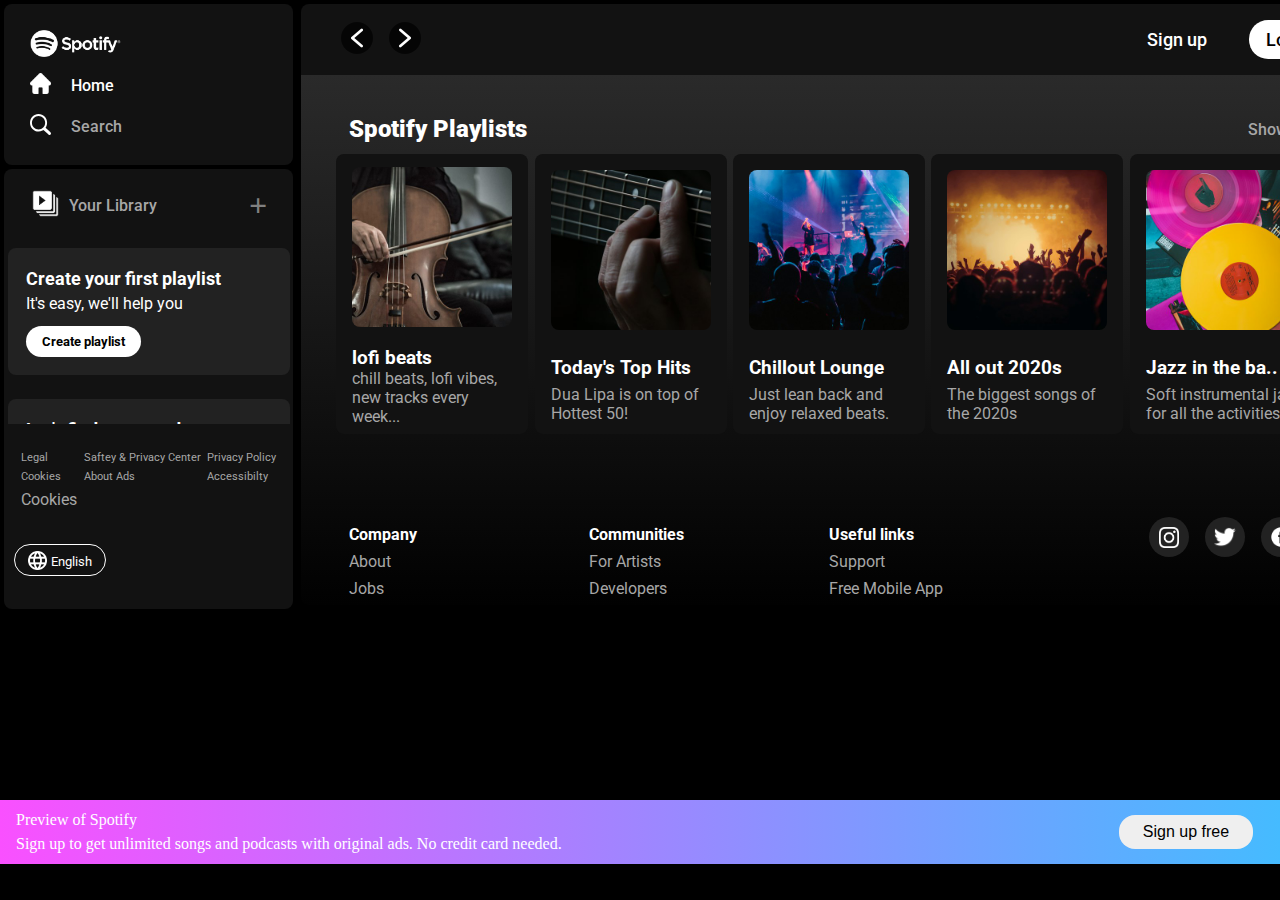
<file: index.html>
<!DOCTYPE html>
<html lang="en">

<head>
    <meta charset="UTF-8">
    <meta name="viewport" content="width=device-width, initial-scale=1.0">
    <title>Spotify - Web Player: Music for everyone</title>
    <link rel="stylesheet" href="index.css">
    <link rel="preconnect" href="https://fonts.googleapis.com">
    <link rel="preconnect" href="https://fonts.gstatic.com" crossorigin>
    <link href="https://fonts.googleapis.com/css2?family=Roboto:wght@300;400;500;700;900&display=swap" rel="stylesheet">
    <link rel="shortcut icon" href="assets/index-favicon.ico" type="image/x-icon">
</head>

<body>
    <div class="container">
        <div class="leftbox itm">
            <div class="searchbox">
                <div class="logo">
                    <img src="assets/login-logo.png" alt="">
                </div>
                <div class="home">
                    <div class="homeicon icon">
                        <img src="assets/home.png" alt="">
                    </div>
                    <div class="hometxt txt">
                        <span class="roboto-medium">Home</span>
                    </div>
                </div>
                <div class="search">
                    <div class="searchicon icon">
                        <img src="assets/search-icon.svg" alt="">
                    </div>
                    <div class="searchtxt txt">
                        <span class="roboto-medium">Search</span>
                    </div>
                </div>
            </div>

            <div class="footerlib">
                <div class="library">
                    <div class="lib-header">
                        <div class="lib-header-left">
                            <div class="stackico">
                                <img src="assets/stack.png" alt="">
                            </div>
                            <div class="stacktxt" title="Collapse your library">
                                <a href="" class="yourlib roboto-medium">Your Library</a>
                            </div>
                        </div>
                        <div class="lib-header-right">
                            <a class="addplaylist">+</a>
                        </div>
                    </div>
                    <div class="scrolllist">
                        <div class="playlist-card">
                            <p class="l1 roboto-medium">Create your first playlist</p>
                            <p class="l2 roboto-regular">It's easy, we'll help you</p>
                            <button class="l3 roboto-medium">Create playlist</button>
                        </div>
                        <div class="playlist-card">
                            <p class="l1 roboto-medium">Let's find some podcasts to follow</p>
                            <p class="l2 roboto-regular">We'll keep you updated on new episodes</p>
                            <button class="l3 roboto-medium">Browse podcasts</button>
                        </div>
                    </div>
                </div>
                <div class="leftfoot">
                    <ul class="links">
                        <li><a href="" class="link-itm roboto-regular">Legal</a></li>
                        <li><a href="" class="link-itm roboto-regular">Saftey & Privacy Center</a></li>
                        <li><a href="" class="link-itm roboto-regular">Privacy Policy</a></li>
                        <li><a href="" class="link-itm roboto-regular">Cookies</a></li>
                        <li><a href="" class="link-itm roboto-regular">About Ads</a></li>
                        <li><a href="" class="link-itm roboto-regular">Accessibilty</a></li>
                        <li><a href="" class="link-itm roboto-regular last-itm">Cookies</a></li>
                    </ul>
                </div>
                <div class="lang">
                    <button class="lang-btn">
                        <div>
                            <img src="assets/lang.png" alt="" class="lang-btn-img">
                        </div>
                        <div>
                            <span class="lang-btn-txt roboto-regular">English</span>
                        </div>
                    </button>
                </div>
            </div>
        </div>

        <div class="mainbox itm">
            <div class="nav">
                <div class="leftnav">
                    <div>
                        <img src="assets/next.png" alt="" class="prev-icon play-icon">
                    </div>
                    <div>
                        <img src="assets/next.png" alt="" class="next-icon play-icon">
                    </div>
                </div>
                <div class="rightnav">
                    <div><button class="acc-btn signup-btn roboto-medium" onclick="window.open('signup.html', '_self');">Sign up</button></div>
                    <div><button class="acc-btn login-btn roboto-medium" onclick="window.open('login.html', '_self');">Log in</button></div>
                </div>
            </div>
            <div class="main">
                <div class="mainhead">
                    <div class="mainhead-h1">
                        <h2 class="roboto-black">Spotify Playlists</h2>
                    </div>
                    <div class="mainhead-h2">
                        <span class="roboto-medium">Show all</span>
                    </div>
                </div>
                <div class="playlistbar">
                    <div class="card">
                        <div class="card-thumbnail">
                            <img src="assets/cards/1.jpg" alt="">
                        </div>
                        <div class="card-heading roboto-regular">
                            <h3>lofi beats</h3>
                        </div>
                        <div class="card-txt roboto-regular">
                            <p>chill beats, lofi vibes, new tracks every week...</p>
                        </div>
                    </div>
                    <div class="card">
                        <div class="card-thumbnail">
                            <img src="assets/cards/2.jpg" alt="">
                        </div>
                        <div class="card-heading roboto-regular">
                            <h3>Today's Top Hits</h3>
                        </div>
                        <div class="card-txt roboto-regular">
                            <p>Dua Lipa is on top of Hottest 50!</p>
                        </div>
                    </div>
                    <div class="card">
                        <div class="card-thumbnail">
                            <img src="assets/cards/3.jpg" alt="">
                        </div>
                        <div class="card-heading roboto-regular">
                            <h3>Chillout Lounge</h3>
                        </div>
                        <div class="card-txt roboto-regular">
                            <p>Just lean back and enjoy relaxed beats.</p>
                        </div>
                    </div>
                    <div class="card">
                        <div class="card-thumbnail">
                            <img src="assets/cards/4.jpg" alt="">
                        </div>
                        <div class="card-heading roboto-regular">
                            <h3>All out 2020s</h3>
                        </div>
                        <div class="card-txt roboto-regular">
                            <p>The biggest songs of the 2020s</p>
                        </div>
                    </div>
                    <div class="card">
                        <div class="card-thumbnail">
                            <img src="assets/cards/5.jpg" alt="">
                        </div>
                        <div class="card-heading roboto-regular">
                            <h3>Jazz in the ba..</h3>
                        </div>
                        <div class="card-txt roboto-regular">
                            <p>Soft instrumental jazz for all the activities</p>
                        </div>
                    </div>
                </div>
                <div class="mainfoot">
                    <div class="refer">
                        <div>
                            <ul class="ref1 ref">
                                <li class="ref-heading roboto-regular">Company</li>
                                <li><a href="" class="ref-itm roboto-regular">About</a></li>
                                <li><a href="" class="ref-itm roboto-regular">Jobs</a></li>
                                <li><a href="" class="ref-itm roboto-regular">For the Record</a></li>
                            </ul>
                        </div>
                        <div>
                            <ul class="ref2 ref">
                                <li class="ref-heading roboto-regular">Communities</li>
                                <li><a href="" class="ref-itm roboto-regular">For Artists</a></li>
                                <li><a href="" class="ref-itm roboto-regular">Developers</a></li>
                                <li><a href="" class="ref-itm roboto-regular">Advertising</a></li>
                                <li><a href="" class="ref-itm roboto-regular">Investors</a></li>
                                <li><a href="" class="ref-itm roboto-regular">Vendors</a></li>
                            </ul>
                        </div>
                        <div>
                            <ul class="ref3 ref">
                                <li class="ref-heading roboto-regular">Useful links</li>
                                <li><a href="" class="ref-itm roboto-regular">Support</a></li>
                                <li><a href="" class="ref-itm roboto-regular">Free Mobile App</a></li>
                            </ul>
                        </div>
                    </div>
                    <div class="social">
                        <div class="div-ig">
                            <img src="assets/Social/ig.png" alt="" class="followus ig">
                        </div>
                        <div class="div-x">
                            <img src="assets/Social/twitter.png" alt="" class="followus x">
                        </div>
                        <div class="div-fb">
                            <img src="assets/Social/fb.png" alt="" class="followus fb">
                        </div>
                    </div>
                </div>
                <hr>
                <div class="copyright roboto-light">
                    &copy; 2024 Spotify AB
                </div>
            </div>
        </div>
    </div>
    <div class="alert">
        <footer>
            <div class="footer-txt">
                <p>Preview of Spotify</p>
                <p>Sign up to get unlimited songs and podcasts with original ads. No credit card needed.</p>
            </div>
            <div class="footer-btn">
                <button class="signupfree" onclick="window.open('signup.html', '_self');">Sign up free</button>
            </div>
        </footer>
    </div>
</body>

</html>
</file>
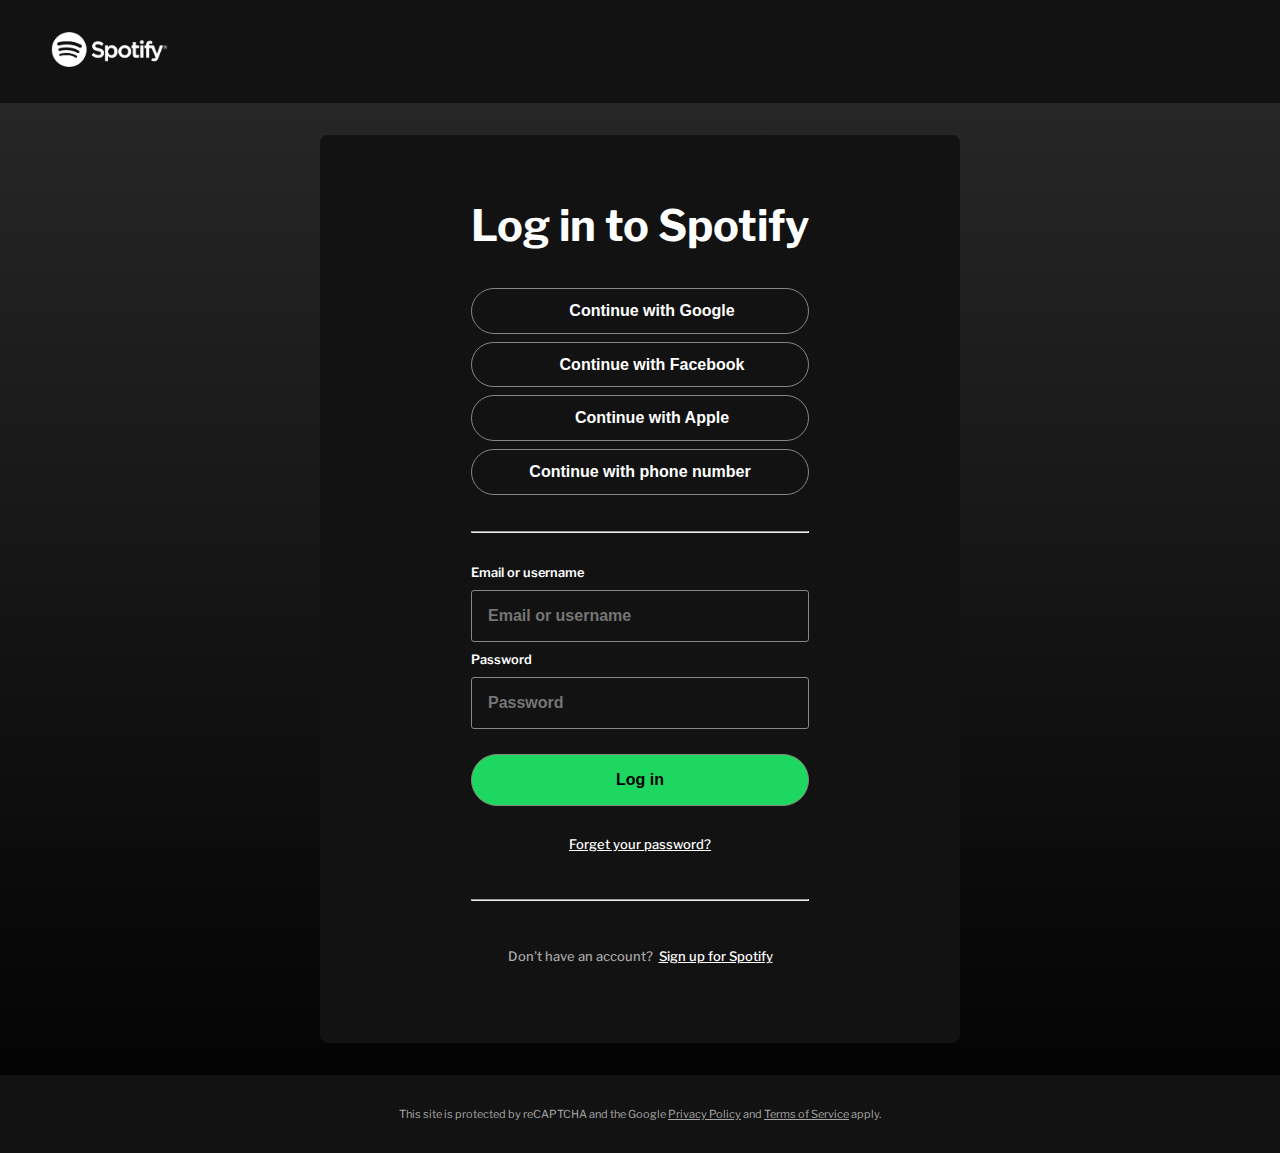
<file: login.html>
<!DOCTYPE html>
<html lang="en">

<head>
    <meta charset="UTF-8">
    <meta name="viewport" content="width=device-width, initial-scale=1.0">
    <title>Login - Spotify</title>
    <link rel="stylesheet" href="login.css">
    <link rel="shortcut icon" href="assets/login-favicon.ico" type="image/x-icon">
    <link rel="preconnect" href="https://fonts.googleapis.com">
    <link rel="preconnect" href="https://fonts.gstatic.com" crossorigin>
    <link href="https://fonts.googleapis.com/css2?family=Libre+Franklin:wght@400;500&display=swap" rel="stylesheet">
</head>

<body>
    <div class="header">
        <div>
            <img src="assets/login-logo.png" alt="Spotify" class="navlogo">
        </div>
    </div>

    <div class="container">
        <div class="main">
            <section class="continuebtn">
                <h1>Log in to Spotify</h1>
                <button class="btn">
                    <span class="google"></span><span class="txt">Continue with Google</span>
                </button>
                <button class="btn">
                    <span class="fb"></span><span class="txt">Continue with Facebook</span>
                </button>
                <button class="btn">
                    <span class="apple"></span><span class="txt">Continue with Apple</span>
                </button>
                <button class="btn">
                    <span class="phnum"></span><span class="txt">Continue with phone number</span>
                </button>

                <hr>

                <div class="formtxt">
                    <label for="usern"><span>Email or username</span></label>
                </div>
                <input type="text" name="usern" id="username" class="formitem" placeholder="Email or username">
                <div class="formtxt">
                    <label for="passw"><span>Password</span></label>
                </div>
                <input type="password" name="passw" id="password" placeholder="Password" class="formitem" >
                <input type="button" value="Log in" class="submit">

                <div class="forget">
                    <a href="" class="hvr">Forget your password?</a>
                </div>

                <hr>

                <div class="signup">
                    <span>Don't have an account? &nbsp;</span><a href="signup.html" class="hvr">Sign up for Spotify</a>
                </div>
            </section>
        </div>
    </div>
    <footer>
        <span>
            This site is protected by reCAPTCHA and the Google <a href="">Privacy Policy</a> and <a href="">Terms of Service</a> apply.
        </span>
    </footer>
</body>

</html>
</file>
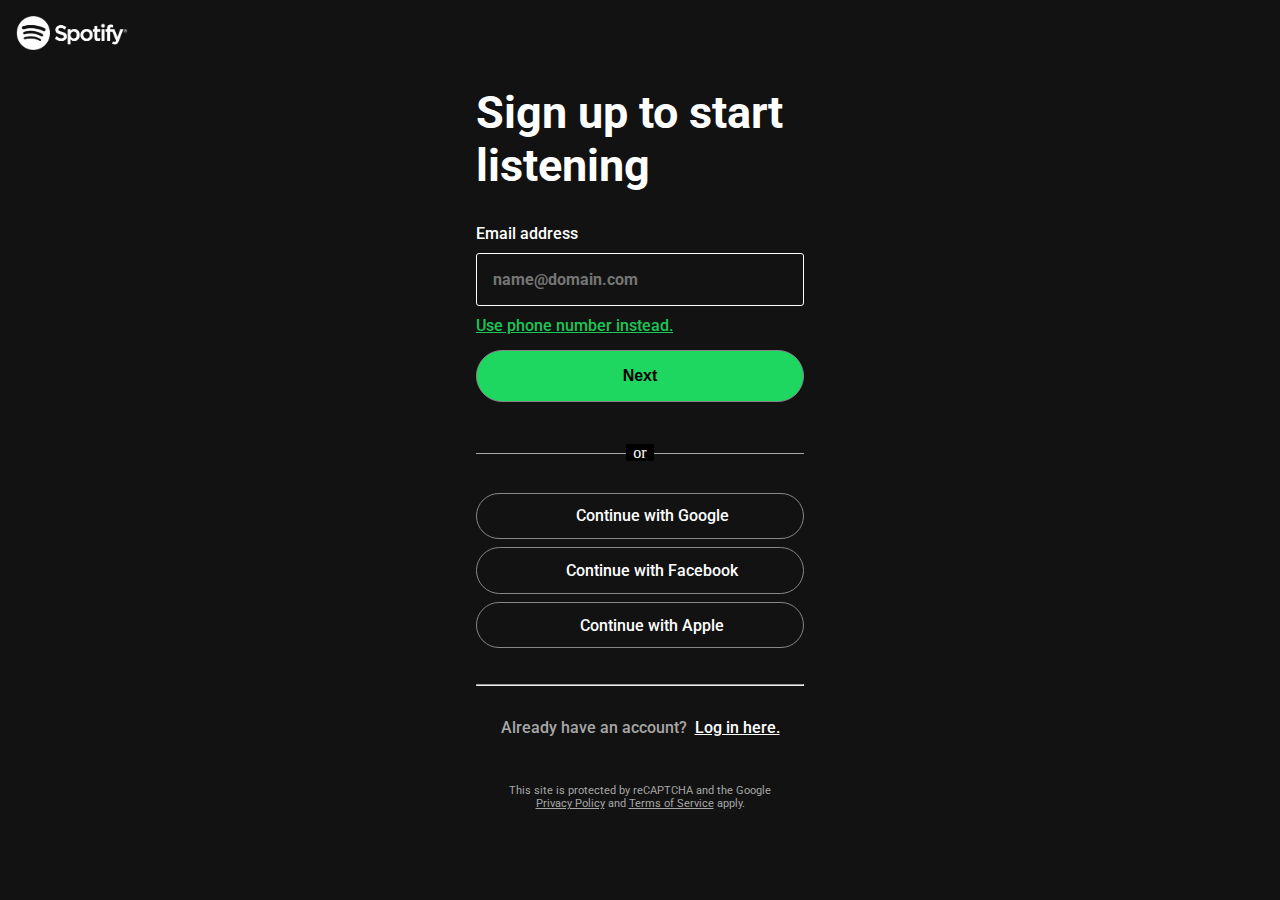
<file: signup.html>
<!DOCTYPE html>
<html lang="en">
<head>
    <meta charset="UTF-8">
    <meta name="viewport" content="width=device-width, initial-scale=1.0">
    <title>Sign up - Spotify</title>
    <link rel="stylesheet" href="signup.css">
    <link rel="preconnect" href="https://fonts.googleapis.com">
    <link rel="preconnect" href="https://fonts.gstatic.com" crossorigin>
    <link rel="shortcut icon" href="assets/login-favicon.ico" type="image/x-icon">
    <link href="https://fonts.googleapis.com/css2?family=Roboto:wght@300;400;500;700;900&display=swap" rel="stylesheet">
</head>
<body>
    <div class="conatiner">
        <div class="nav">
            <img src="assets/login-logo.png" alt="" class="logo"> 
        </div>
        <div class="mainbox">
            <div class="inbox">
                <h1 class="roboto-bold">Sign up to start listening</h1>
                <div class="formtxt">
                    <label for="usern"><span class="roboto-medium">Email address</span></label>
                </div>
                <input type="text" name="usern" id="username" class="formitem roboto-medium" placeholder="name@domain.com">
                <p><a href="" class="phno-signup roboto-medium">Use phone number instead.</a></p>
                <input type="button" value="Next" class="submit">

                <hr class="hr-text" data-content="or">

                <button class="btn">
                    <span class="google"></span><span class="txt roboto-medium">Continue with Google</span>
                </button>
                <button class="btn">
                    <span class="fb"></span><span class="txt roboto-medium">Continue with Facebook</span>
                </button>
                <button class="btn">
                    <span class="apple"></span><span class="txt roboto-medium">Continue with Apple</span>
                </button>

                <hr class="space">

                <div class="signup">
                    <span class="roboto-medium">Already have an account? &nbsp;</span><a href="login.html" class="hvr roboto-medium">Log in here.</a>
                </div>
                <footer>
                    <span class="roboto-regular">
                        This site is protected by reCAPTCHA and the Google <a href="">Privacy Policy</a> and <a href="">Terms of Service</a> apply.
                    </span>
                </footer>
            </div>
        </div>
    </div>
</body>
</html>
</file>
<file: index.css>
* {
    margin: 0;
    padding: 0;
    box-sizing: border-box;
}

.roboto-light {
    font-family: "Roboto", sans-serif;
    font-weight: 300;
    font-style: normal;
  }

.roboto-regular {
    font-family: "Roboto", sans-serif;
    font-weight: 400;
    font-style: normal;
}

.roboto-medium {
    font-family: "Roboto", sans-serif;
    font-weight: 500;
    font-style: normal;
}

.roboto-bold {
    font-family: "Roboto", sans-serif;
    font-weight: 700;
    font-style: normal;
}

.roboto-black {
    font-family: "Roboto", sans-serif;
    font-weight: 900;
    font-style: normal;
}

body {
    background-color: black;
}

.container {
    display: grid;
    grid-template-columns: 1fr 3fr;

}

.leftbox {
    height: 88vh;
    /* max-width:  400px; */
}

.mainbox {
    height: 88vh;
    border-radius: 8px;
    margin: 4px;
}

.searchbox {
    background-color: #121212;
    margin: 4px;
    padding: 10px;
    border-radius: 8px;
}

.footerlib {
    background-color: #121212;
    margin: 4px;
    padding: 10px;
    border-radius: 8px;
    height: 440px;
}

.icon>img {
    height: 1.3rem;
    filter: invert(100%);
}

.txt {
    color: white;
    font-size: 1rem;
    font-weight: 500;
    margin-left: 10px;
}

.txt:hover {
    text-decoration: underline;
}

.searchtxt {
    color: #a7a7a7;
}

.searchtxt:hover {
    color: white;
}

.home,
.search,
.logo {
    /* border: 2px solid yellow; */
    display: grid;
    grid-template-columns: 0.1fr 0.9fr;
    align-items: center;
    margin: 1rem 1rem;
}

.home:hover,
.search:hover {
    cursor: pointer;
}

.logo>img {
    height: 1.7rem;
}

.icon {
    margin-right: 10px;
}

.stackico>img {
    height: 1.7rem;
    filter: invert(100%);
}

.yourlib {
    color: #a7a7a7;
    text-decoration: none;
    font-size: 1rem;
}

.yourlib:hover {
    color: white;
}

.lib-header {
    /* border: 2px solid brown; */
    display: grid;
    grid-template-columns: 2fr 1fr;
    margin: 0.5rem 1rem;
}

.lib-header-left {
    /* border: 2px solid blue; */
    display: grid;
    grid-template-columns: 0.1fr 1fr;
    align-items: center;
    gap: 10px;
    padding: 2px;
}



.lib-header-right {
    display: grid;
    justify-content: end;
    align-items: center;
}


.addplaylist {
    color: gray;
    font-weight: bolder;
    font-size: 2rem;
    text-decoration: none;
    margin: 0rem;
}

.addplaylist:hover {
    color: white;
    cursor: pointer;
}

.scrolllist {
    height: 200px;
    overflow-y: hidden;
    margin: -0.5rem;
}

.scrolllist:hover {
    overflow-y: scroll;
}

.scrolllist::-webkit-scrollbar {
    width: 12px;
}

.scrolllist::-webkit-scrollbar-track {
    background: transparent;
}

.scrolllist::-webkit-scrollbar-thumb {
    background: rgba(255, 255, 255, 0.312);
}

.scrolllist::-webkit-scrollbar-thumb:hover {
    background: rgba(255, 255, 255, 0.571);
}

.scrolllist::-webkit-scrollbar-button {
    display: none;
}

.playlist-card {
    background-color: #222222;
    padding: 1rem;
    border-radius: 8px;
    margin: 1.5rem 0.1rem;
}

.l1 {
    font-size: 1.1rem;
    color: white;
    font-weight: 700;
    margin: 5px 2px;
}

.l2 {
    font-size: 1rem;
    color: white;
    margin: 5px 2px;
}

.l3 {
    background-color: white;
    padding: 0.5rem 1rem;
    font-weight: 700;
    border-radius: 1rem;
    border: none;
    margin: 8px 2px;
    margin-bottom: 2px;
}

.l3:hover {
    transform: scale(1.05);
    cursor: pointer;
    background-color: whitesmoke;
}


.links {
    list-style: none;
    margin: 2rem 4px;
    font-size: 0.7rem;
    display: grid;
    grid-template-columns: 0.5fr 1fr 0.5fr;
}

.link-itm {
    text-decoration: none;
    color: #a7a7a7;
    white-space: nowrap;
}

.link-itm:hover {
    cursor: default;
}

.last-itm {
    font-size: 1rem;
}

.last-itm:hover {
    text-decoration: underline;
    cursor: pointer;
}

.links>li {
    margin: 0.2rem;
}

.lang-btn {
    background: transparent;
    border: 1px solid white;
    padding: 0.3rem 0.8rem;
    border-radius: 1rem;
    display: grid;
    grid-template-columns: 0.2fr 1fr;
    align-items: center;
    justify-content: center;
    height: 2rem;
}

.lang-btn-img {
    width: 1.2rem;
    filter: invert(100%);
    margin-right: 2px;
    margin-top: 1px;
}

.lang-btn-txt {
    color: white;
    margin-left: 2px;
}

.lang-btn:hover {
    border-width: 2px;
    transform: scale(1.05);
    cursor: pointer;
}

.play-icon {
    width: 2rem;
    filter: invert(100%);
    background-color: rgba(255, 255, 255, 0.714);
    margin-left: 1rem;
    border-radius: 1rem;
}

.play-icon:hover {
    cursor: not-allowed;
}

.prev-icon {
    transform: rotate(180deg);
}

.nav {
    display: grid;
    grid-template-columns: 1fr 1fr;
    background-color: #121212;
    padding: 0.5rem 0.5rem;
    border-top-left-radius: 8px;
    border-top-right-radius: 8px;
}

.leftnav {
    /* border: 2px solid black; */
    display: flex;
    align-items: center;
    padding-left: 1rem;
}

.rightnav {
    display: flex;
    align-items: center;
    justify-content: end;
}

.acc-btn {
    font-size: 1.1rem;
    padding: 0.6rem 1.1rem;
    border-radius: 1.2rem;
    border: none;
    margin: 0.5rem;
    margin-right: 1rem;
}

.acc-btn:hover {
    transform: scale(1.08);
    cursor: pointer;
    font-weight: bolder;
}

.signup-btn {
    background: transparent;
    color: white;
}

.login-btn {
    background: white;
    color: black;
}

.main {
    background: linear-gradient(#2a2a2a 0%, #010101 100%);
    max-height: 530px;
    overflow-y: scroll;
    border-bottom-left-radius: 8px;
    border-bottom-right-radius: 8px;
    padding: 2rem;
    padding-right: 2rem;
}

.main:hover {
    overflow-y: scroll;
}

.main::-webkit-scrollbar {
    width: 12px;
}

.main::-webkit-scrollbar-track {
    background: transparent;
}

.main::-webkit-scrollbar-thumb {
    background: rgba(255, 255, 255, 0.312);
}

.main::-webkit-scrollbar-thumb:hover {
    background: rgba(255, 255, 255, 0.571);
}

.main::-webkit-scrollbar-button {
    display: none;
}

.mainhead {
    /* border: 2px solid yellow; */
    display: grid;
    grid-auto-flow: column;
    align-items: center;
    justify-content: space-between;
    padding: 0.5rem 1rem;
}

.mainhead-h1 {
    color: white;
}

.mainhead-h1:hover {
    text-decoration: underline;
    cursor: pointer;
}

.mainhead-h2 {
    color: #a7a7a7;
}

.mainhead-h2:hover {
    text-decoration: underline;
    cursor: pointer;
    color: white;
}

.playlistbar {
    display: grid;
    grid-template-columns: 1fr 1fr 1fr 1fr 1fr;
    justify-content: center;
}

.card {
    /* border: 2px solid rgb(0, 0, 0); */
    background-color: #121212;
    width: 12rem;
    color: white;
    display: grid;
    justify-content: space-evenly;
    align-items: center;
    padding: 0.5rem 1rem;
    padding-top: 0.8rem;
    border-radius: 0.5rem;
    margin: 0.2rem;
}

.card:hover {
    background-color: #383838ce;
    cursor: pointer;
}

.card-thumbnail>img {
    height: 10rem;
    border-radius: 0.5rem;
}

.card-heading {
    margin-top: 1rem;
}

.card-txt {
    color: #a7a7a7;
}

.mainfoot {
    display: grid;
    grid-template-columns: 3fr 1fr;
    margin: 5rem 1rem;
}

/* 
.mainfoot > div {
    border: 2px solid red;
} */

.refer {
    display: grid;
    grid-template-columns: 1fr 1fr 1fr;
}

.ref {
    list-style: none;
}

.ref-heading {
    color: white;
    font-size: 1rem;
    font-weight: 700;
}

.ref-itm {
    text-decoration: none;
    color: #a7a7a7;
    font-size: 1rem;
}

.ref-itm:hover {
    text-decoration: underline;
}

.ref>li {
    margin: 0.5rem 0rem;
}

footer {
    background: linear-gradient(to right, #f950ff 0%, #45bbff 100%);
    /* border: 2px solid yellow; */
    display: grid;
    grid-template-columns: 7fr 1fr;
    height: 4rem;
    padding: 0.5rem 1rem;
}

.footer-txt {
    color: white;
    /* border: 2px solid green; */
    display: grid;
    align-items: center;
}

.footer-btn {
    display: grid;
    align-items: center;
    justify-content: center;
}

.signupfree {
    font-size: 1rem;
    padding: 0.5rem 1.5rem;
    border-radius: 1rem;
    border: none;
    font-weight: 500;
    ;
}

.signupfree:hover {
    cursor: pointer;
    font-weight: 700;
    transform: scale(1.05);
}

hr {
    margin: 2rem 0rem;
    background-color: #a7a7a7;
}

.copyright {
    color: #a7a7a7;
    margin: 2rem 0rem;
    margin-bottom: 4rem;
}

.social {
    /* border: 2px solid red; */
    display: flex;
    justify-content: end;
}

.followus {
    width: 1.5rem;
    filter: invert(100%);
}

.div-ig, .div-x, .div-fb {
    background-color: #222222;
    height: 2.5rem;
    width: 2.5rem;
    margin: 0rem 0.5rem;
    display: grid;
    justify-content: center;
    align-items: center;
    border-radius: 2.5rem;
}

.div-ig:hover, .div-x:hover, .div-fb:hover {
    background-color: #646464c8;
}

.ig {
    width: 1.3rem;
}
</file>
<file: login.css>
* {
    margin: 0;
    padding: 0;
    box-sizing: border-box;
}

body {
    background: linear-gradient(#2a2a2a 0%, #010101 100%);
    font-family: 'Libre Franklin', sans-serif;
}

.container {
    display: flex;
    justify-content: center;
    align-items: center;
}


/* --------------------------------Navbar----------------------------------------- */

.header {
    background-color: #121212;
    padding: 2rem 0rem 2rem 3.188rem;
}

.navlogo{
    height: 2.2rem;
}


/* --------------------------------Main-Form----------------------------------------- */

.main {
    display: flex;
    flex-direction: column;
    padding: 4rem;
    align-items: center;
    justify-content: center;
    margin: 1rem auto;
    background-color: #121212;
    color: white;
    border-radius: 8px;
    width: 50%;
    margin: 2rem;
}

.continuebtn {
    display: flex;
    flex-direction: column;
}

.continuebtn > h1 {
    font-size: 2.7rem;
    margin-bottom: 2rem;
    letter-spacing: 0px;
    word-spacing: 0px;
}

.google {
    display: inline-block;
    background: url("https://accounts.scdn.co/sso/images/new-google-icon.72fd940a229bc94cf9484a3320b3dccb.svg") center center no-repeat;
    width: 1.5rem;
    height: 1.5rem;
}

.apple {
    display: inline-block;
    background: url("https://accounts.scdn.co/sso/images/new-apple-icon.e356139ea90852da2e60f1ff738f3cbb.svg") center center no-repeat;
    width: 1.5rem;
    height: 1.5rem;
}

.fb {
    display: inline-block;
    background: url("https://accounts.scdn.co/sso/images/new-facebook-icon.eae8e1b6256f7ccf01cf81913254e70b.svg") center center no-repeat;
    width: 1.5rem;
    height: 1.5rem;
}

.btn {
    display: inline-flex;
    margin: 4px auto;
    border: 1px solid #878787;
    background-color: transparent;
    border-radius: 500px;
    text-align: center;
    inline-size: 100%;
    font-weight: 700;
    font-size: 1rem;
    align-items: center;
    color: white;
    padding-inline: 1.9rem;
}

.btn:hover, .formitem {
    border-color: white;
}

.btn > .txt {
    letter-spacing: normal;
    padding: 0.8rem 0px;
    margin-left: auto;
    margin-right: auto;
}

hr {
    margin: 2rem 0rem;
    /* width: 100%; */
    /* background-color: #878787; */
}

.formitem {
    display: inline-flex;
    margin: 10px auto;
    border: 1px solid #878787;
    background-color: transparent;
    border-radius: 3px;
    inline-size: 100%;
    font-weight: 700;
    font-size: 1rem;
    color: white;
    padding: 1rem 1rem;
}

.submit {
    margin: 15px auto;
    border: 1px solid #878787;
    background-color: #1ed760;
    border-radius: 500px;
    text-align: center;
    inline-size: 100%;
    font-size: 1rem;
    font-weight: 700;
    color: black;
    padding: 1rem 1rem;
}

.submit:hover {
    background-color: #1bc657;
    padding-left: 1.2rem;
    padding-right: 1.2rem;
}

.formtxt {
    font-size: 0.8rem;
    font-weight: 600;
}


.forget, .signup {
    display: flex;
    justify-content: center;
    margin: 15px auto;
    font-size: small;
    font-weight: 500;
}

.forget > a, .signup > a{
    color: white;
}

.signup > span {
    color: #a7a7a7;
}

.hvr:hover {
    color: #1ed760;
}


/* --------------------------------Footer----------------------------------------- */
footer {
    text-align: center;
    color: #a7a7a7;
    padding: 2rem;
    background-color: #121212;
    font-size: 0.6875rem;
}
footer > span > a {
    color: #a7a7a7;
}
</file>
<file: signup.css>
* {
    padding: 0;
    margin: 0;
    box-sizing: border-box;
}

body {
    background-color: #121212;;
}

.roboto-light {
    font-family: "Roboto", sans-serif;
    font-weight: 300;
    font-style: normal;
  }

.roboto-regular {
    font-family: "Roboto", sans-serif;
    font-weight: 400;
    font-style: normal;
}

.roboto-medium {
    font-family: "Roboto", sans-serif;
    font-weight: 500;
    font-style: normal;
}

.roboto-bold {
    font-family: "Roboto", sans-serif;
    font-weight: 700;
    font-style: normal;
}

.roboto-black {
    font-family: "Roboto", sans-serif;
    font-weight: 900;
    font-style: normal;
}

.nav {
    /* background: red; */
    padding: 1rem;
}

.logo {
    width: 7rem;
}

.mainbox {
    display: grid;
    justify-content: center;
}

.inbox {
    /* background: rgb(0, 0, 0); */
    width:22.5rem;
    padding: 1rem;
}

h1{
    color: white;
    font-size: 2.8rem;
    margin-bottom: 2rem;
}

.formitem {
    display: inline-flex;
    margin: 10px auto;
    border: 1px solid #878787;
    background-color: transparent;
    border-radius: 3px;
    inline-size: 100%;
    font-weight: 700;
    font-size: 1rem;
    color: white;
    padding: 1rem 1rem;
}

.formtxt {
    color: white;
}

.phno-signup {
    color: #1bc657;
}


.submit {
    margin: 15px auto;
    border: 1px solid #878787;
    background-color: #1ed760;
    border-radius: 500px;
    text-align: center;
    inline-size: 100%;
    font-size: 1rem;
    font-weight: 700;
    color: black;
    padding: 1rem 1rem;
}

.submit:hover {
    background-color: #1bc657;
    padding-left: 1.2rem;
    padding-right: 1.2rem;
    cursor: pointer;
}

.hr-text {
    border: 0;
    font-size: 1rem;
    height: 1.5em;
    line-height: 1em;
    position: relative;
    text-align: center;
    margin: 1.5rem 0rem;
}

.hr-text::before {
    content: "";
    background: rgb(170, 170, 170);
    position: absolute;
    left: 0;
    top: 50%;
    width: 100%;
    height: 1px;
}

.hr-text::after {
    background-color: black;
    color: white;
    content: attr(data-content);
    line-height: 1.5em;
    padding: 0 7px;
    position: relative;
}


.google {
    display: inline-block;
    background: url("https://accounts.scdn.co/sso/images/new-google-icon.72fd940a229bc94cf9484a3320b3dccb.svg") center center no-repeat;
    width: 1.5rem;
    height: 1.5rem;
}

.apple {
    display: inline-block;
    background: url("https://accounts.scdn.co/sso/images/new-apple-icon.e356139ea90852da2e60f1ff738f3cbb.svg") center center no-repeat;
    width: 1.5rem;
    height: 1.5rem;
}

.fb {
    display: inline-block;
    background: url("https://accounts.scdn.co/sso/images/new-facebook-icon.eae8e1b6256f7ccf01cf81913254e70b.svg") center center no-repeat;
    width: 1.5rem;
    height: 1.5rem;
}

.btn {
    display: inline-flex;
    margin: 4px auto;
    border: 1px solid #878787;
    background-color: transparent;
    border-radius: 500px;
    text-align: center;
    inline-size: 100%;
    font-weight: 700;
    font-size: 1rem;
    align-items: center;
    color: white;
    padding-inline: 1.9rem;
}

.btn:hover, .formitem {
    border-color: white;
    cursor: pointer;
}

.btn > .txt {
    letter-spacing: normal;
    padding: 0.8rem 0px;
    margin-left: auto;
    margin-right: auto;
}

.space {
    margin: 2rem 0rem;
}

.signup {
    display: flex;
    justify-content: center;
    margin: 15px auto;
    font-size: 1rem;
    font-weight: 500;
}

.signup > a{
    color: white;
}

.signup > span {
    color: #a7a7a7;
}

footer {
    text-align: center;
    color: #a7a7a7;
    padding: 2rem;
    font-size: 0.6875rem;
}
footer > span > a {
    color: #a7a7a7;
}
</file>
